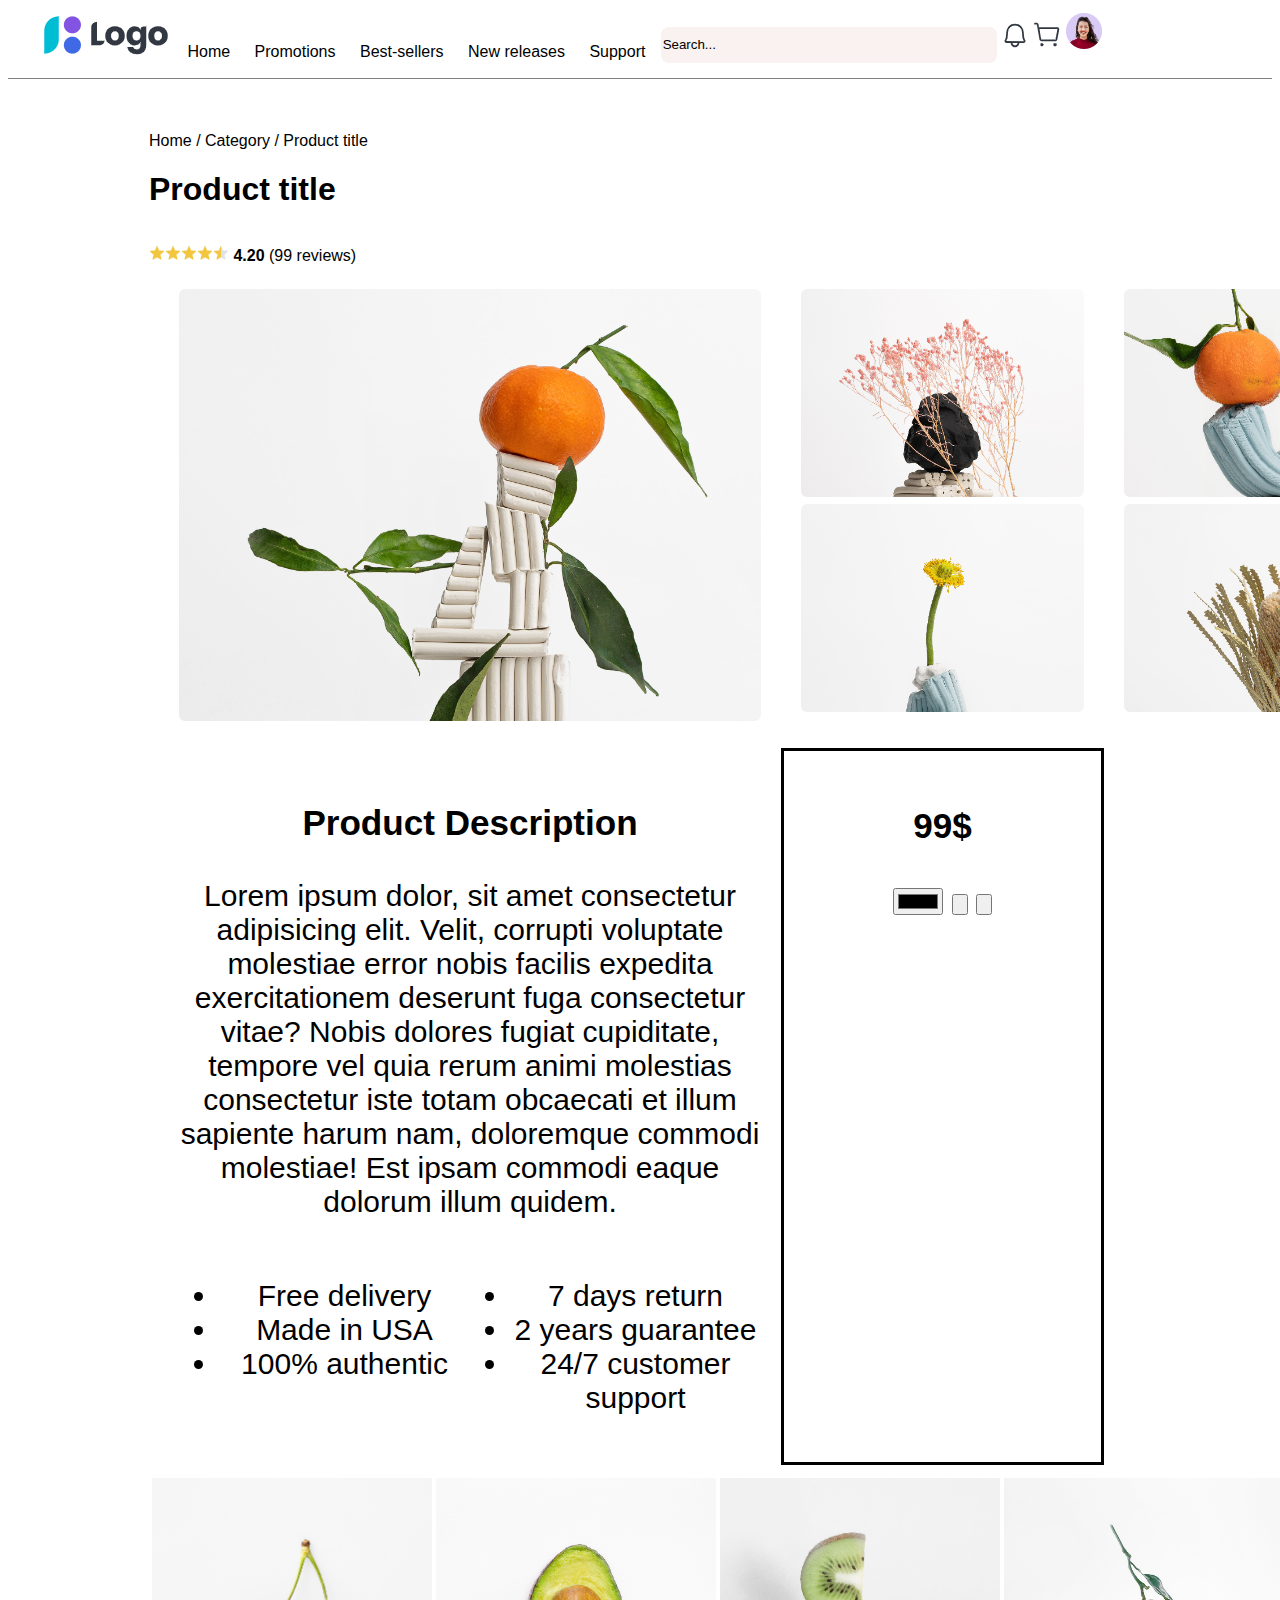
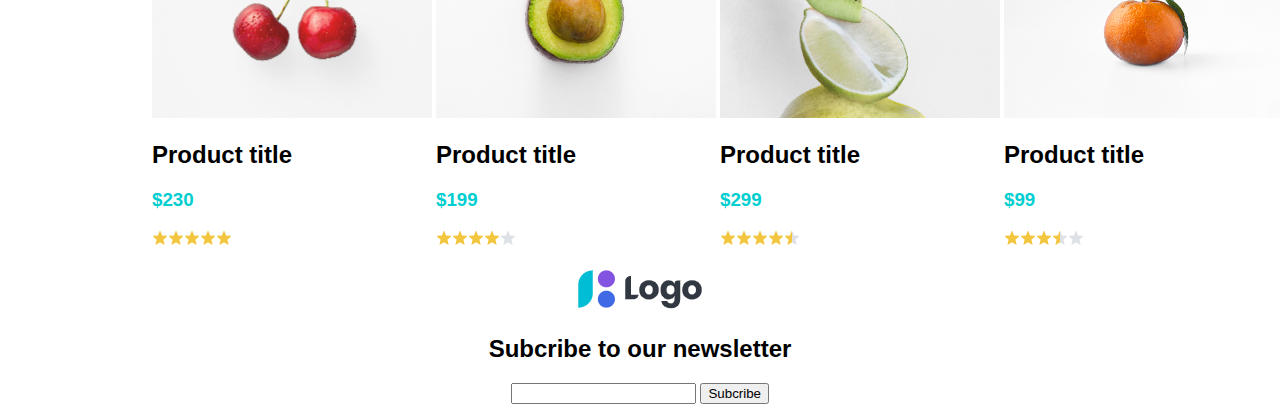
<file: index.html>
<!DOCTYPE html>
<html lang="en">

<head>
    <meta charset="UTF-8">
    <meta http-equiv="X-UA-Compatible" content="IE=edge">
    <meta name="viewport" content="width=device-width, initial-scale=1.0">
    <title>Document</title>
    <link rel="stylesheet" href="main.css">
</head>

<body>
    <div id="header">
        <div id="Header_left">
            <img src="photos/Image 1713.png" alt="logo">
            <span class="menu_left">Home</span>
            <span class="menu_left">Promotions</span>
            <span class="menu_left">Best-sellers</span>
            <span class="menu_left">New releases</span>
            <span class="menu_left">Support</span>
        </div>
        <div id="Header_right">
            <span>
                <input id="search_bar" type="search" value="Search...">
            </span>
            <span>
                <img id="popup_menu" src="photos/Bell 1.png" alt="popup_menu">
            </span>
            <span></span>
            <img id="cart" src="photos/Shopping cart simple 1.png" alt="sign-in">
            <span>
                <img id="avatar" src="photos/Avatar 758.png" alt="cart">
            </span>




        </div>
    </div>
    <div id="main">
        <div id="category">
            <span>Home &#47;</span>
            <span>Category &#47;</span>
            <span>Product title</span>
        </div>
        <h1>Product title</h1>
        <div id="rating_303">
            <p>
                <img src="photos/Rating 303.png" alt="">
                <b>4.20</b> (99 reviews)
            </p>
        </div>

        <div>
            <div class="grid-container">
                <div class="grid-item">
                    <img src="photos/Image 1705.png" alt="">
                </div>
                <div class="grid-item">
                    <img src="photos/Image 1708.png" alt="">
                    <img src="photos/Image 1706.png" alt="">
                </div>
                <div class="grid-item">
                    <img src="photos/Image 1707.png" alt="">
                    <img src="photos/Image 1709.png" alt="">
                </div>
                <div class="grid-item">
                    <h3>Product Description</h2>
                        <p>Lorem ipsum dolor, sit amet consectetur adipisicing elit. Velit, corrupti voluptate molestiae error nobis facilis expedita exercitationem deserunt fuga consectetur vitae? Nobis dolores fugiat cupiditate, tempore vel quia rerum
                            animi molestias consectetur iste totam obcaecati et illum sapiente harum nam, doloremque commodi molestiae! Est ipsam commodi eaque dolorum illum quidem.</p>
                        <div class="list">
                            <ul>
                                <li>Free delivery</li>
                                <li>Made in USA</li>
                                <li>100% authentic</li>
                            </ul>
                        </div>
                        <div class="list">
                            <ul>
                                <li>7 days return</li>
                                <li>2 years guarantee</li>
                                <li>24/7 customer support</li>
                            </ul>
                        </div>
                </div>
                <div class="grid-item" style="border-style: solid;">
                    <form action="">
                        <h3>99$</h3>
                        <input type="color">
                        <input type="button" value="">
                        <input type="button" value="">

                    </form>
                </div>

            </div>
            <div class="sp">
                <table>
                    <tr>
                        <td>
                            <img src="photos/Image 1704.png" alt="">
                            <h2>Product title</h2>
                            <h3>$230</h3>
                            <img src="photos/Rating 300.png" alt="">
                        </td>
                        <td>
                            <img src="photos/Image 1703.png" alt="">
                            <h2>Product title</h2>
                            <h3>$199</h3>
                            <img src="photos/Rating 299.png" alt="">
                        </td>
                        <td>
                            <img src="photos/Image 1711.png" alt="">
                            <h2>Product title</h2>
                            <h3>$299</h3>
                            <img src="photos/Rating 303.png" alt="">
                        </td>
                        <td>
                            <img src="photos/Image 1712.png" alt="">
                            <h2>Product title</h2>
                            <h3>$99</h3>
                            <img src="photos/Rating 318.png" alt="">
                            <!-- <P>1000 items sold</P> -->
                        </td>
                    </tr>
                </table>
            </div>
        </div>

    </div>
    <div id="footer">
        <img src="photos/Image 1713.png" alt="logo">
        <h2>Subcribe to our newsletter</h2>
        <span>
            <input type="email">
        </span>
        <span>
            <button>Subcribe</button>
        </span>
    </div>
</body>

</html>
</file>
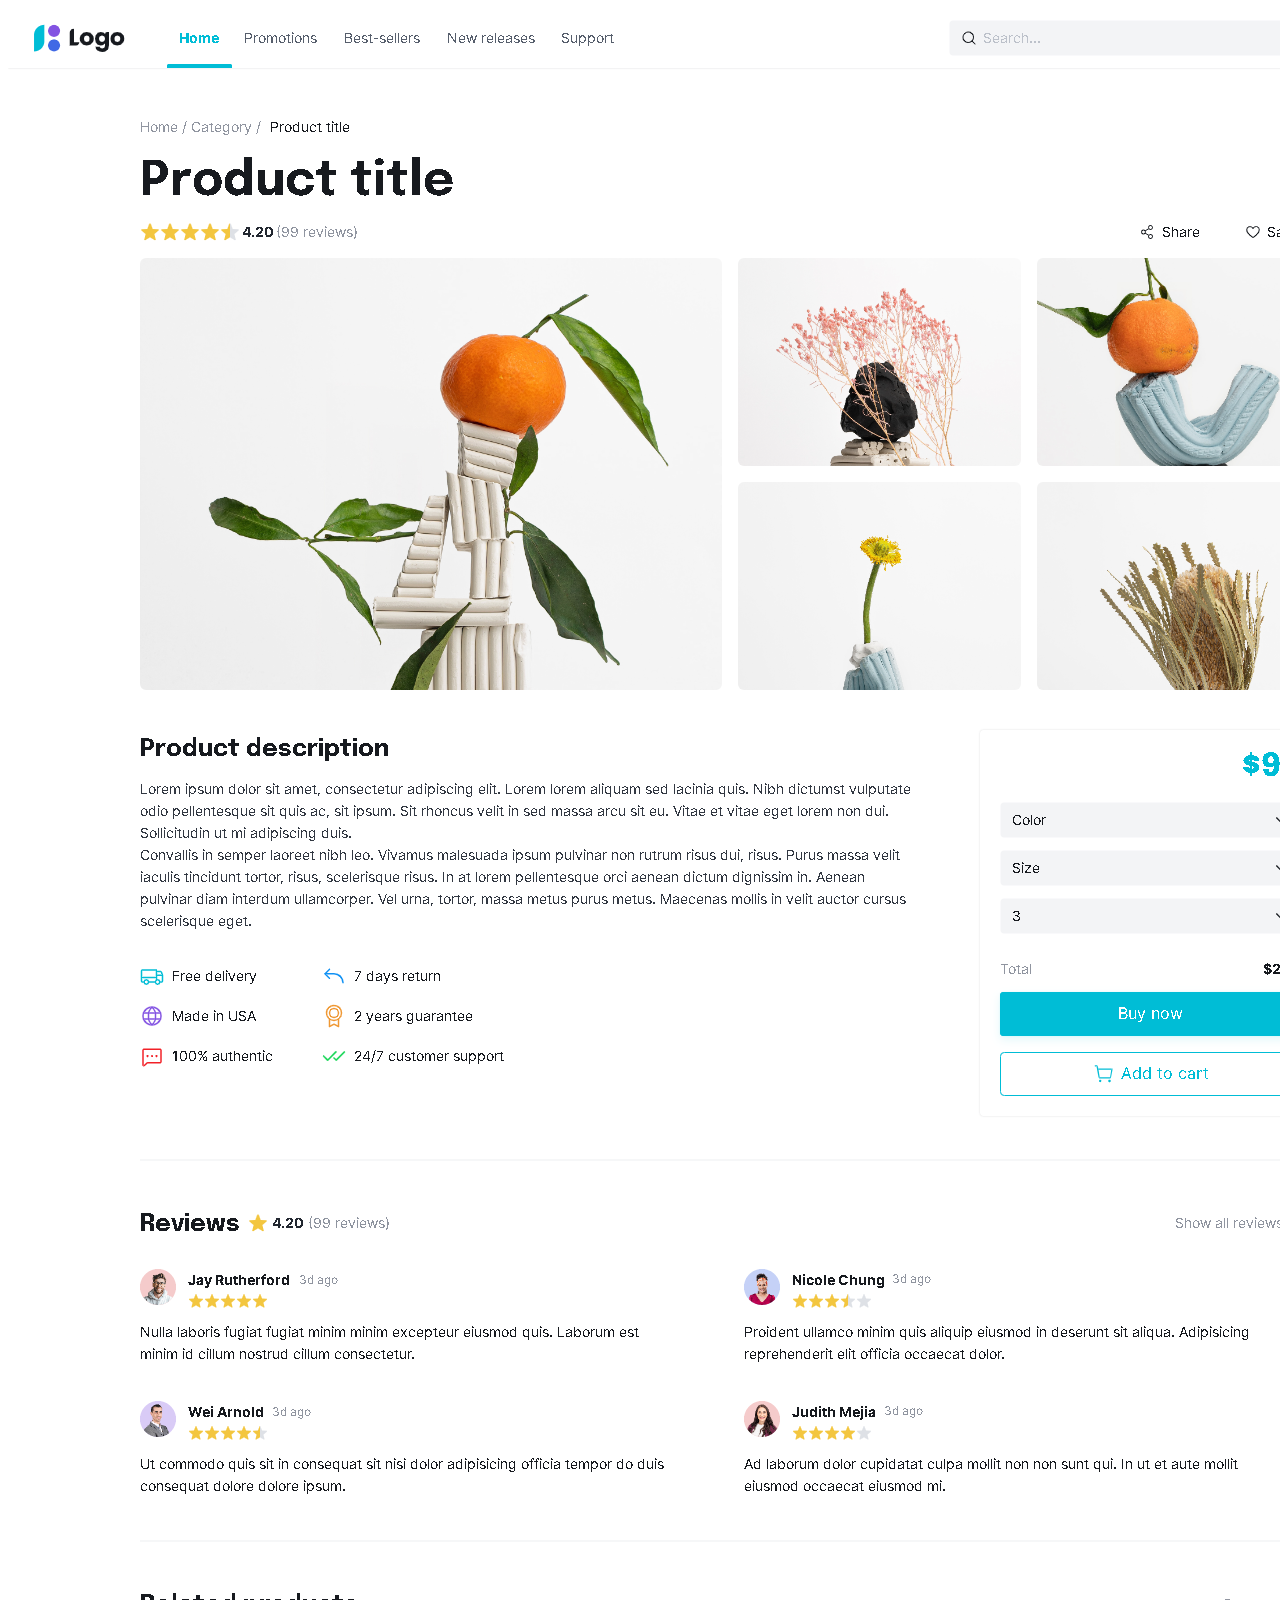
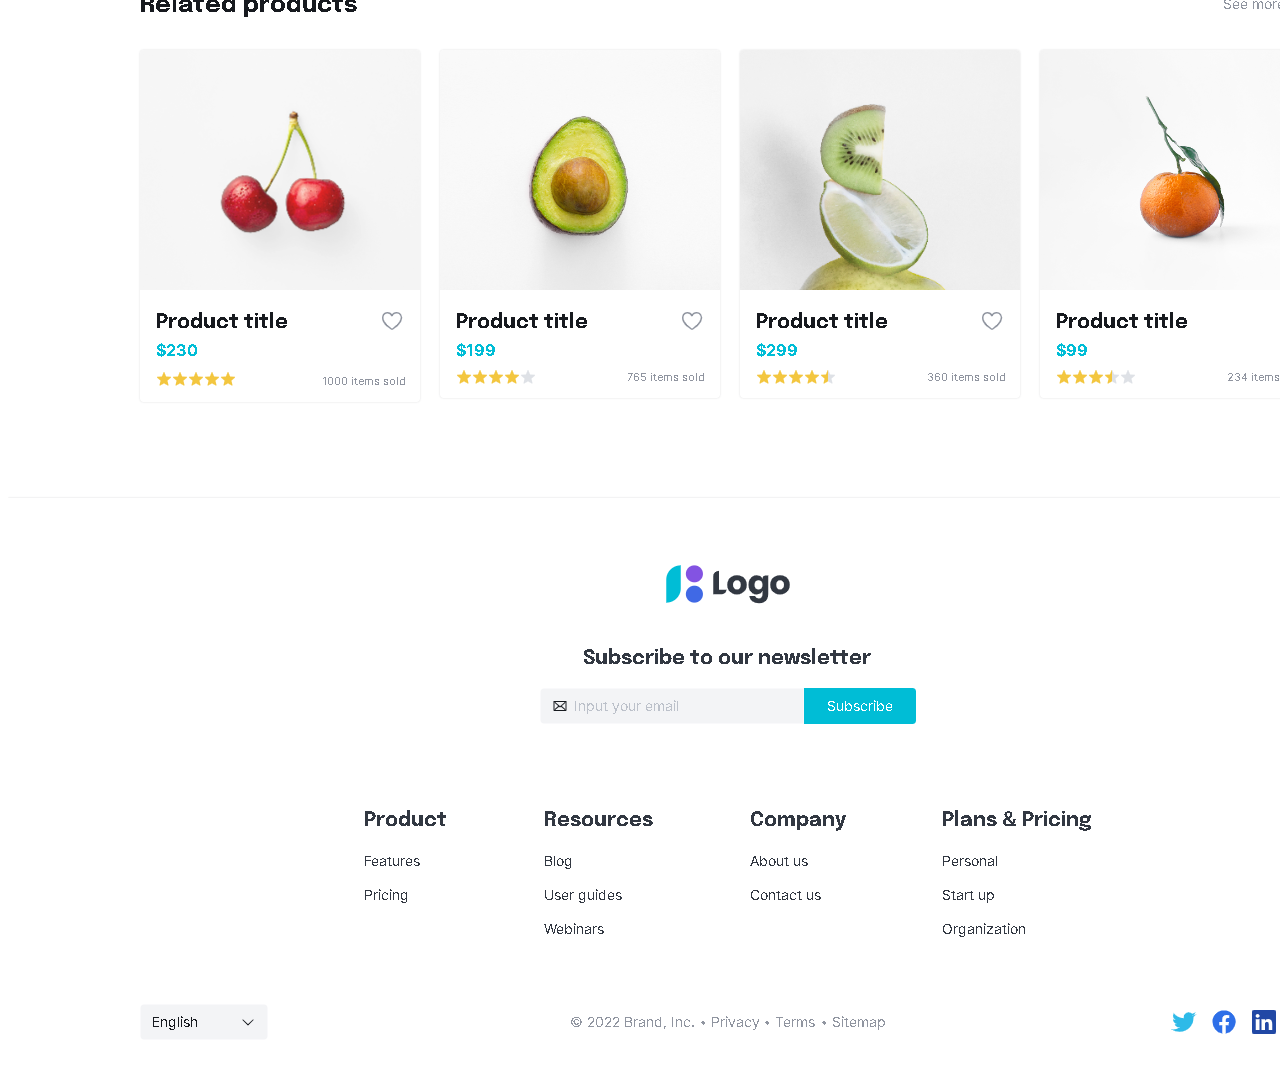
<file: sample.html>
<!DOCTYPE html>
<html lang="en">

<head>
    <meta charset="UTF-8">
    <meta http-equiv="X-UA-Compatible" content="IE=edge">
    <meta name="viewport" content="width=device-width, initial-scale=1.0">
    <title>Document</title>
</head>

<body>
    <img src="photos/a_detail.png" alt="">
</body>

</html>
</file>
<file: main.css>
body {
            font-family: -apple-system, BlinkMacSystemFont, 'Segoe UI', Roboto, Oxygen, Ubuntu, Cantarell, 'Open Sans', 'Helvetica Neue', sans-serif;
        }
        
        #header {
            display: flex;
            justify-content: space-between;
            border-bottom: 0.1px solid grey;
            font-family: -apple-system, BlinkMacSystemFont, 'Segoe UI', Roboto, Oxygen, Ubuntu, Cantarell, 'Open Sans', 'Helvetica Neue', sans-serif;
            margin-top: -5px;
            /* padding-bottom: 10px; */
            padding: 10px 170px 15px 32px;
        }
        
        #header_left {
            display: flex;
        }
        
        .menu_left {
            justify-content: space-around;
            margin: 10px;
        }
        
        .menu_left:hover {
            color: rgb(0, 99, 99);
            text-decoration: underline;
        }
        
        #header_right {}
        
        #search_bar {
            width: 336px;
            height: 36px;
            border: none;
            border-radius: 8px;
            background-color: rgb(250, 241, 241);
        }
        
        #main {
            align-items: center;
            margin: auto;
            font-family: -apple-system, BlinkMacSystemFont, 'Segoe UI', Roboto, Oxygen, Ubuntu, Cantarell, 'Open Sans', 'Helvetica Neue', sans-serif;
            padding: 53px 141px 10px 141px;
        }
        
        #category {}
        
        #rating_303 {
            display: flex;
            height: 20px;
            padding-bottom: 10px;
        }
        
        .grid-container {
            display: grid;
            grid-template-columns: auto auto auto;
            padding: 10px;
        }
        
        .grid-item {
            background-color: rgba(255, 255, 255, 0.8);
            border: none;
            padding: 20px;
            font-size: 30px;
            text-align: center;
        }
        
        .list {
            width: 50%;
            float: left;
        }
        
        .sp {
            position: relative;
            display: inline-block;
        }
        
        .sp h3 {
            color: darkturquoise;
        }
        
        #footer {
            text-align: center;
        }
</file>
